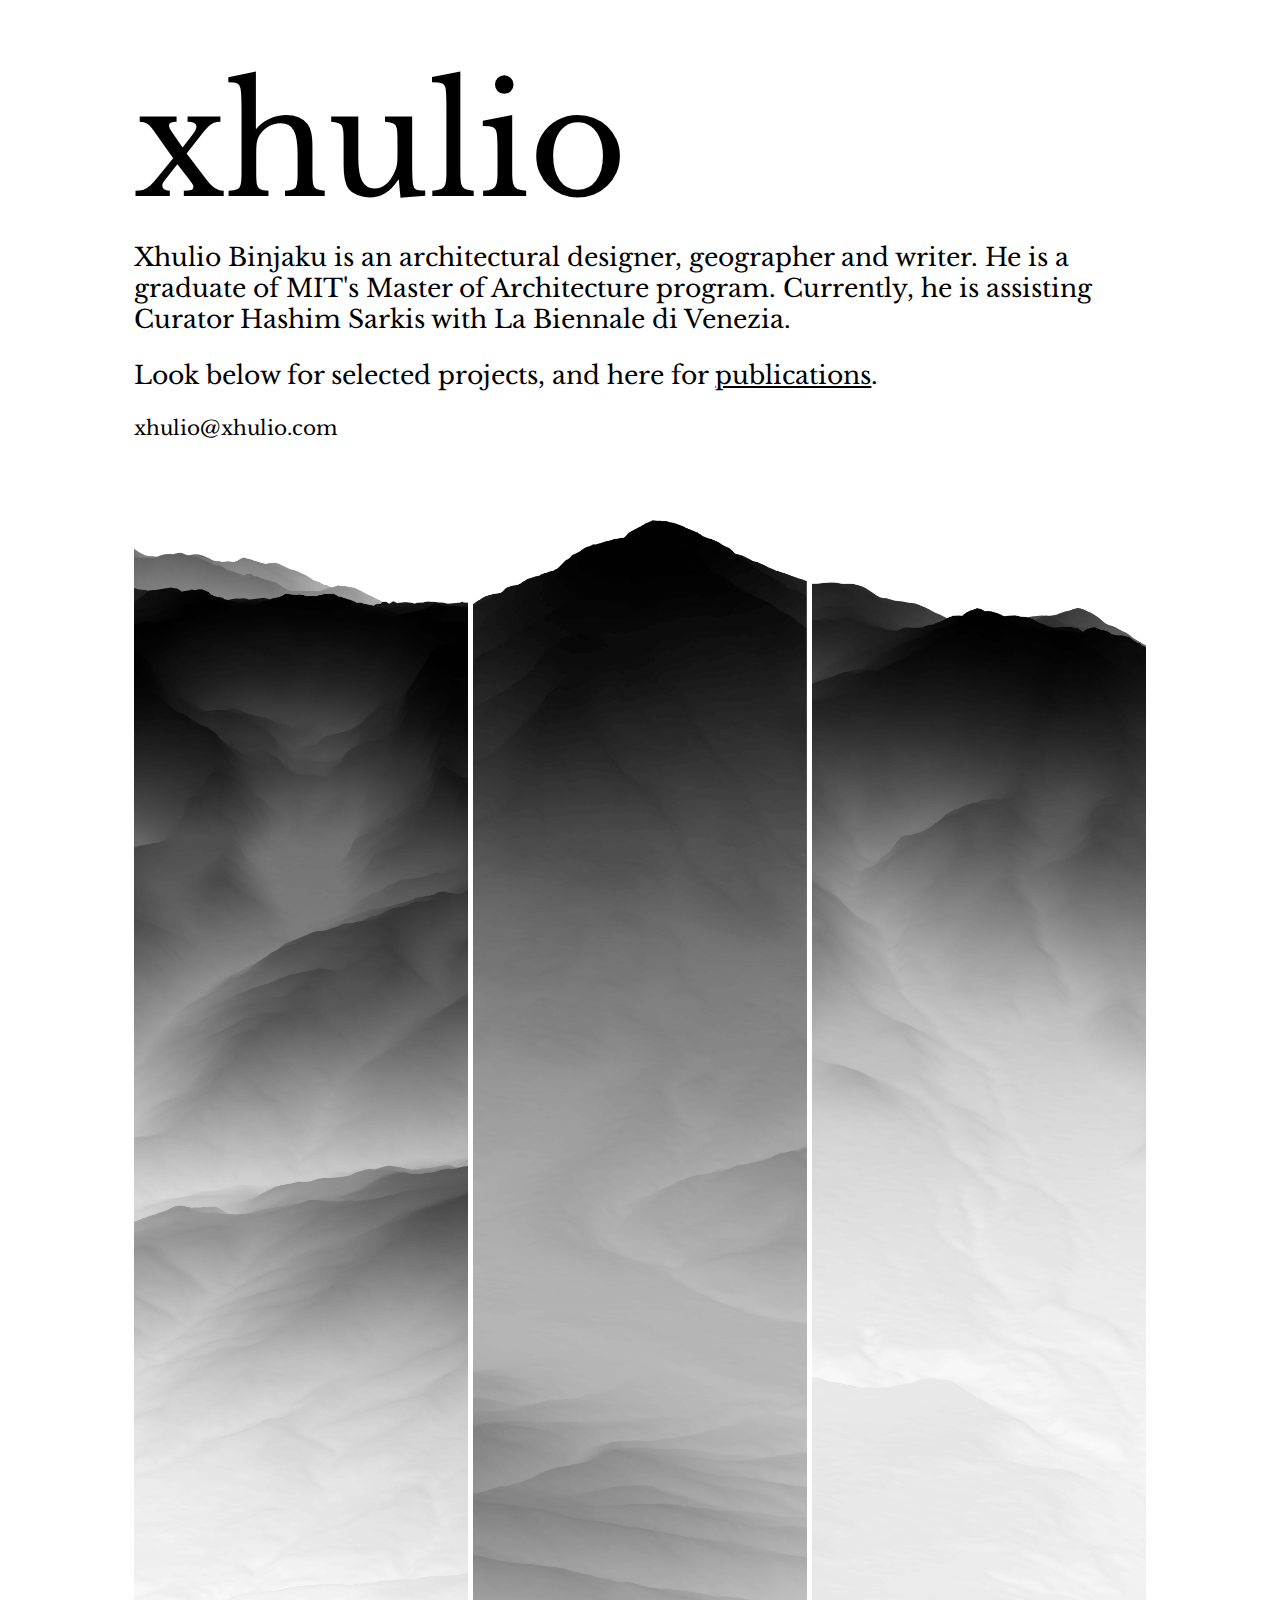
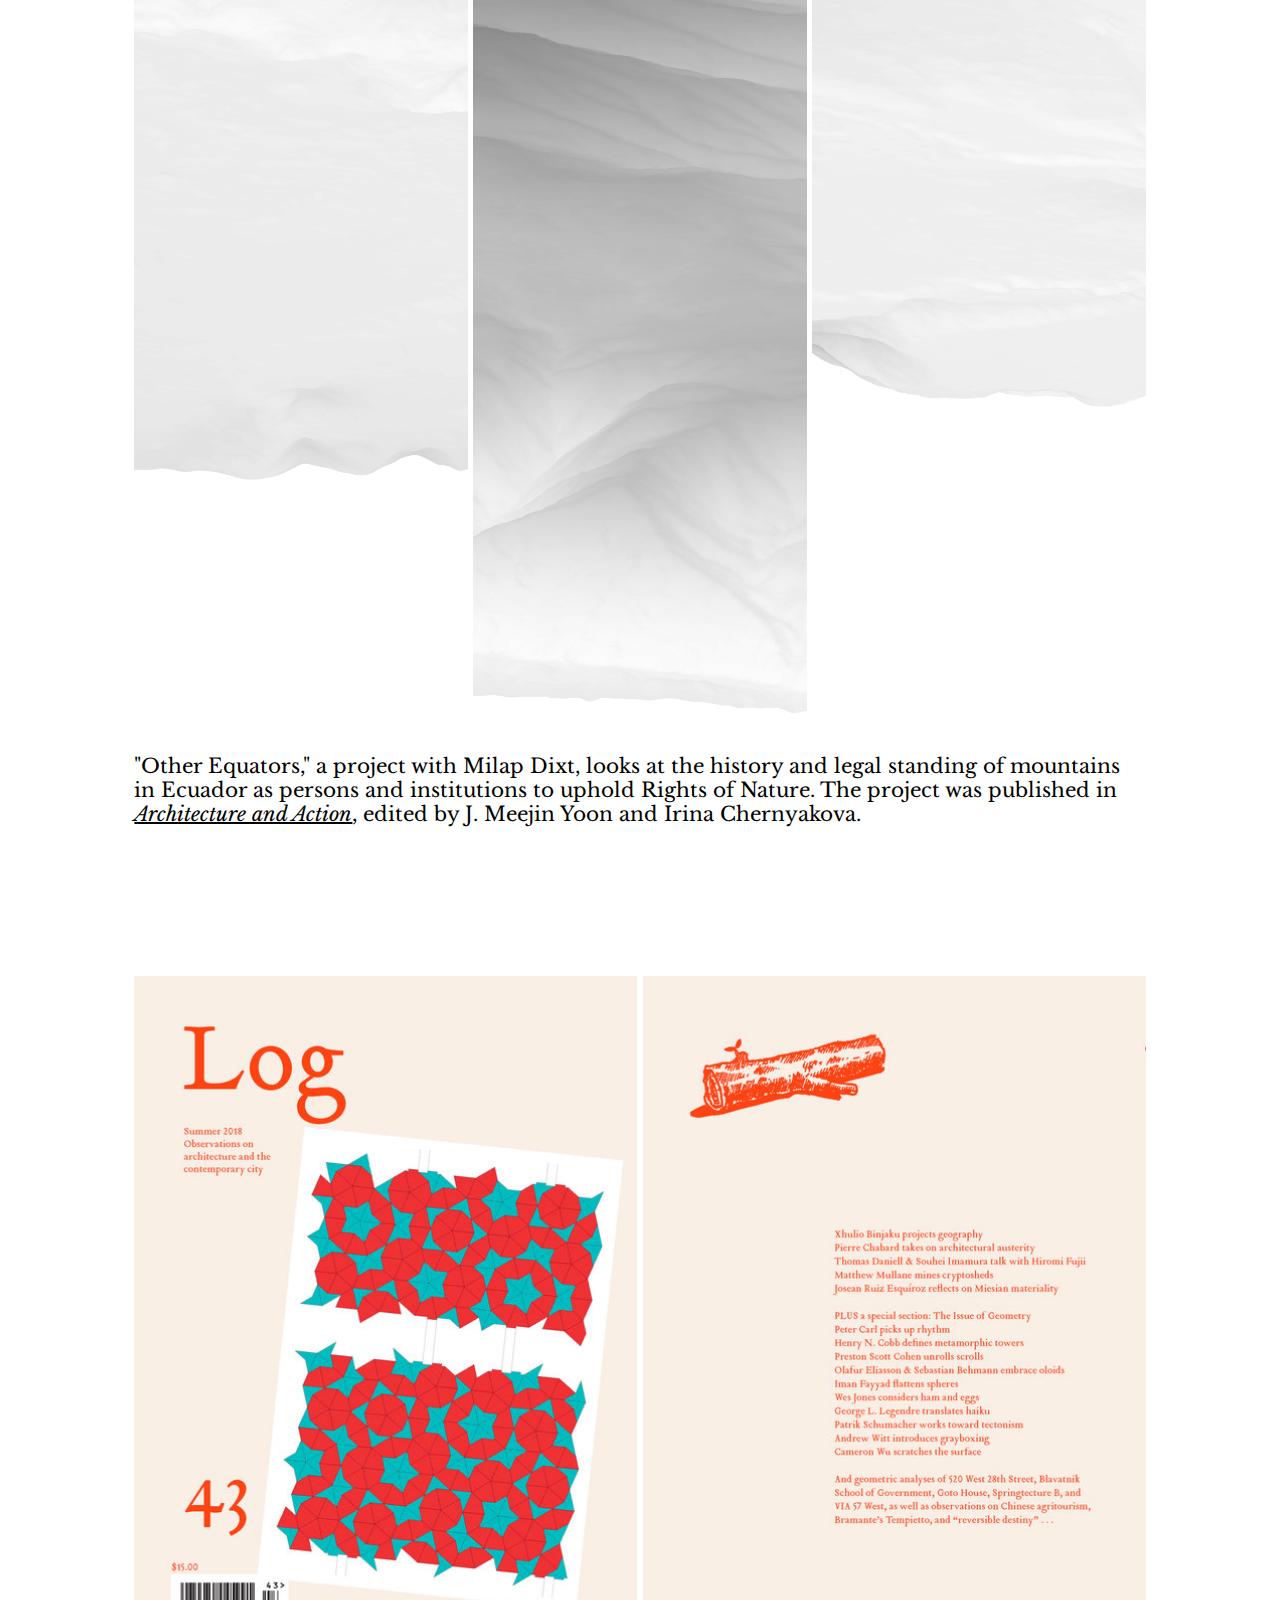
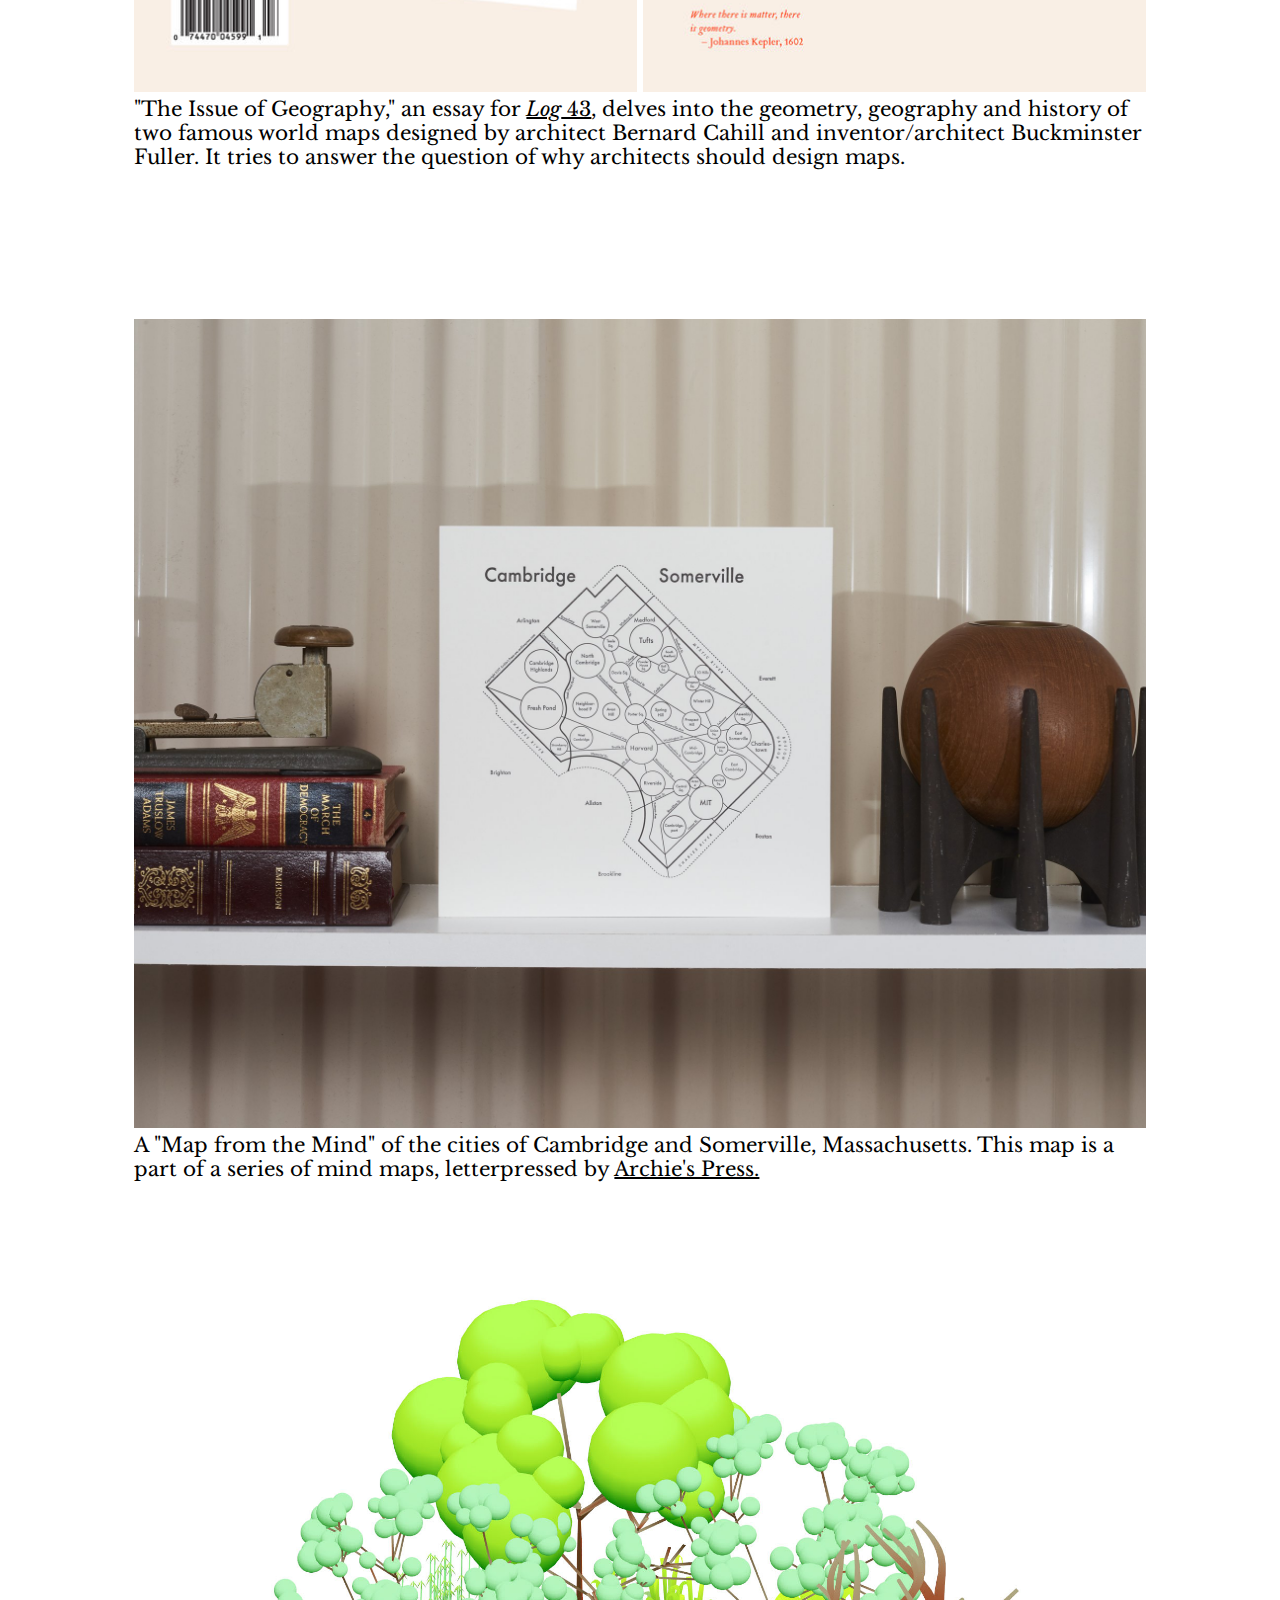
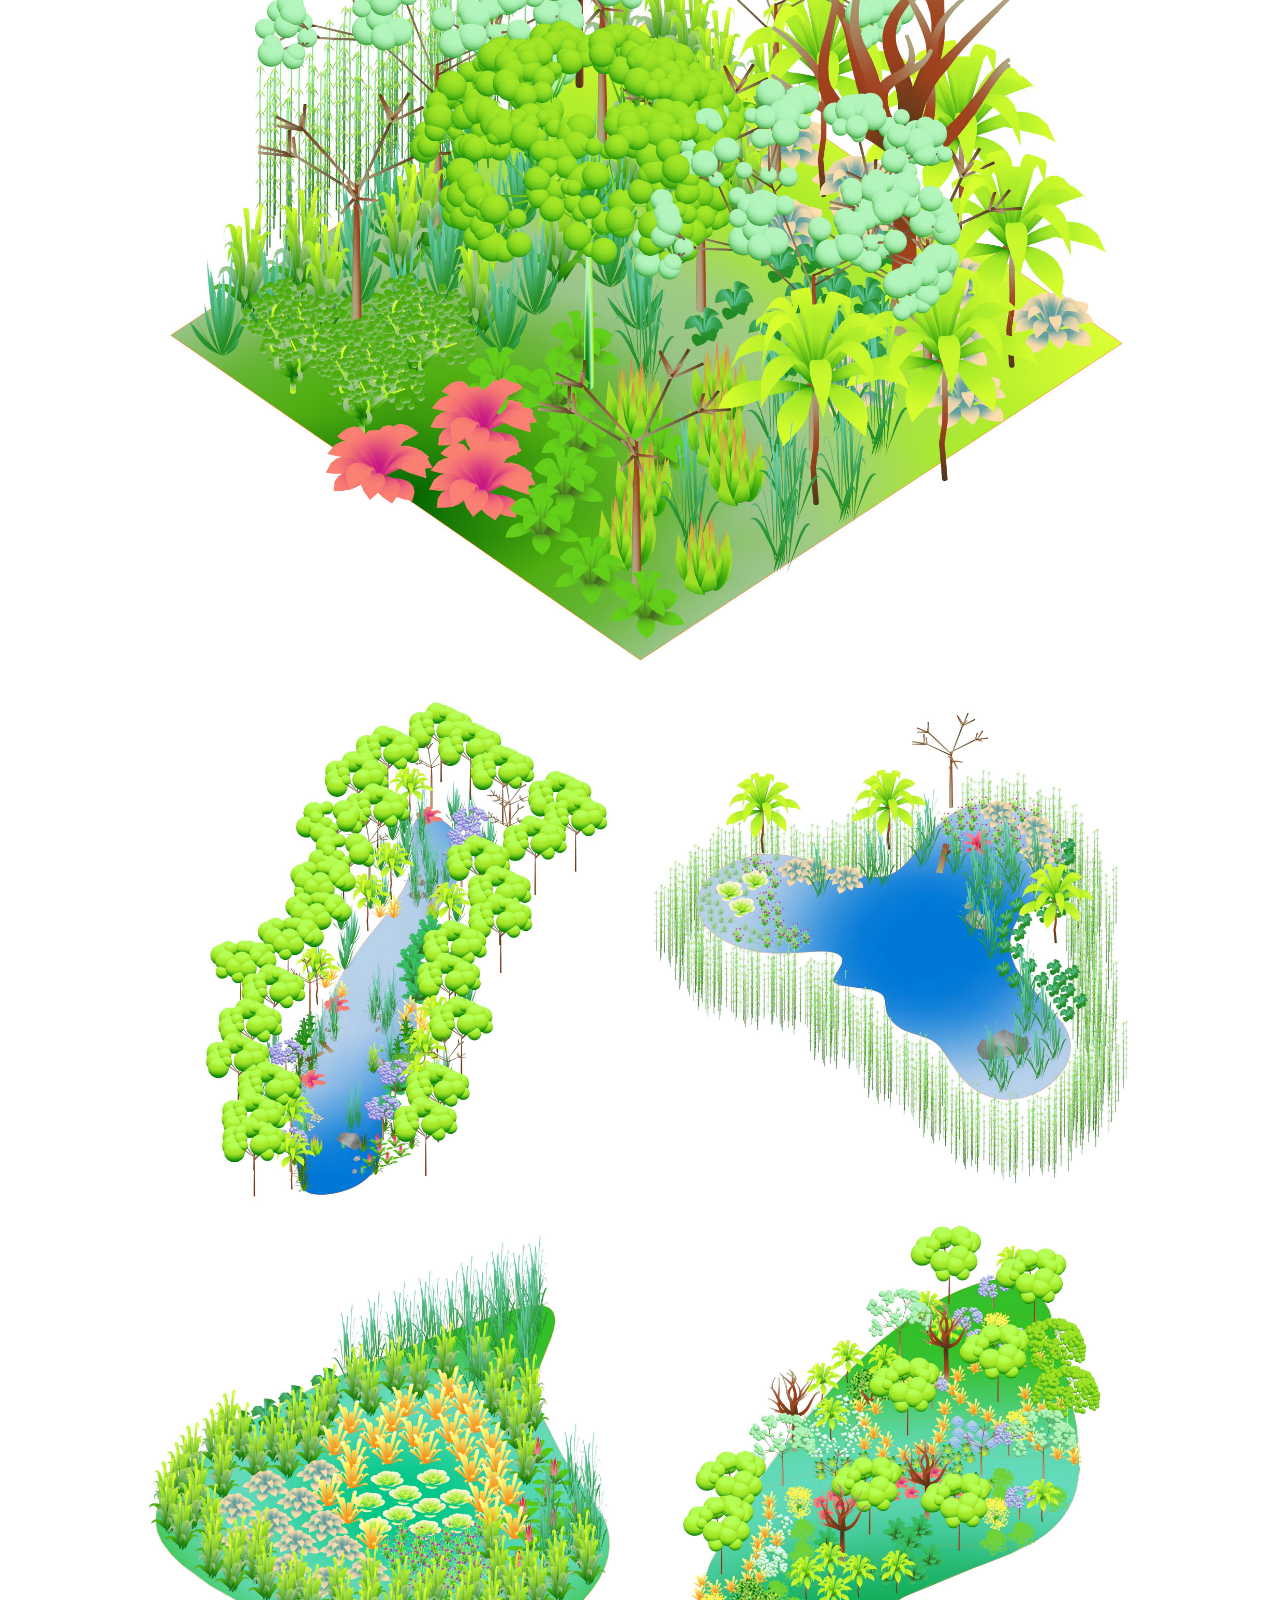
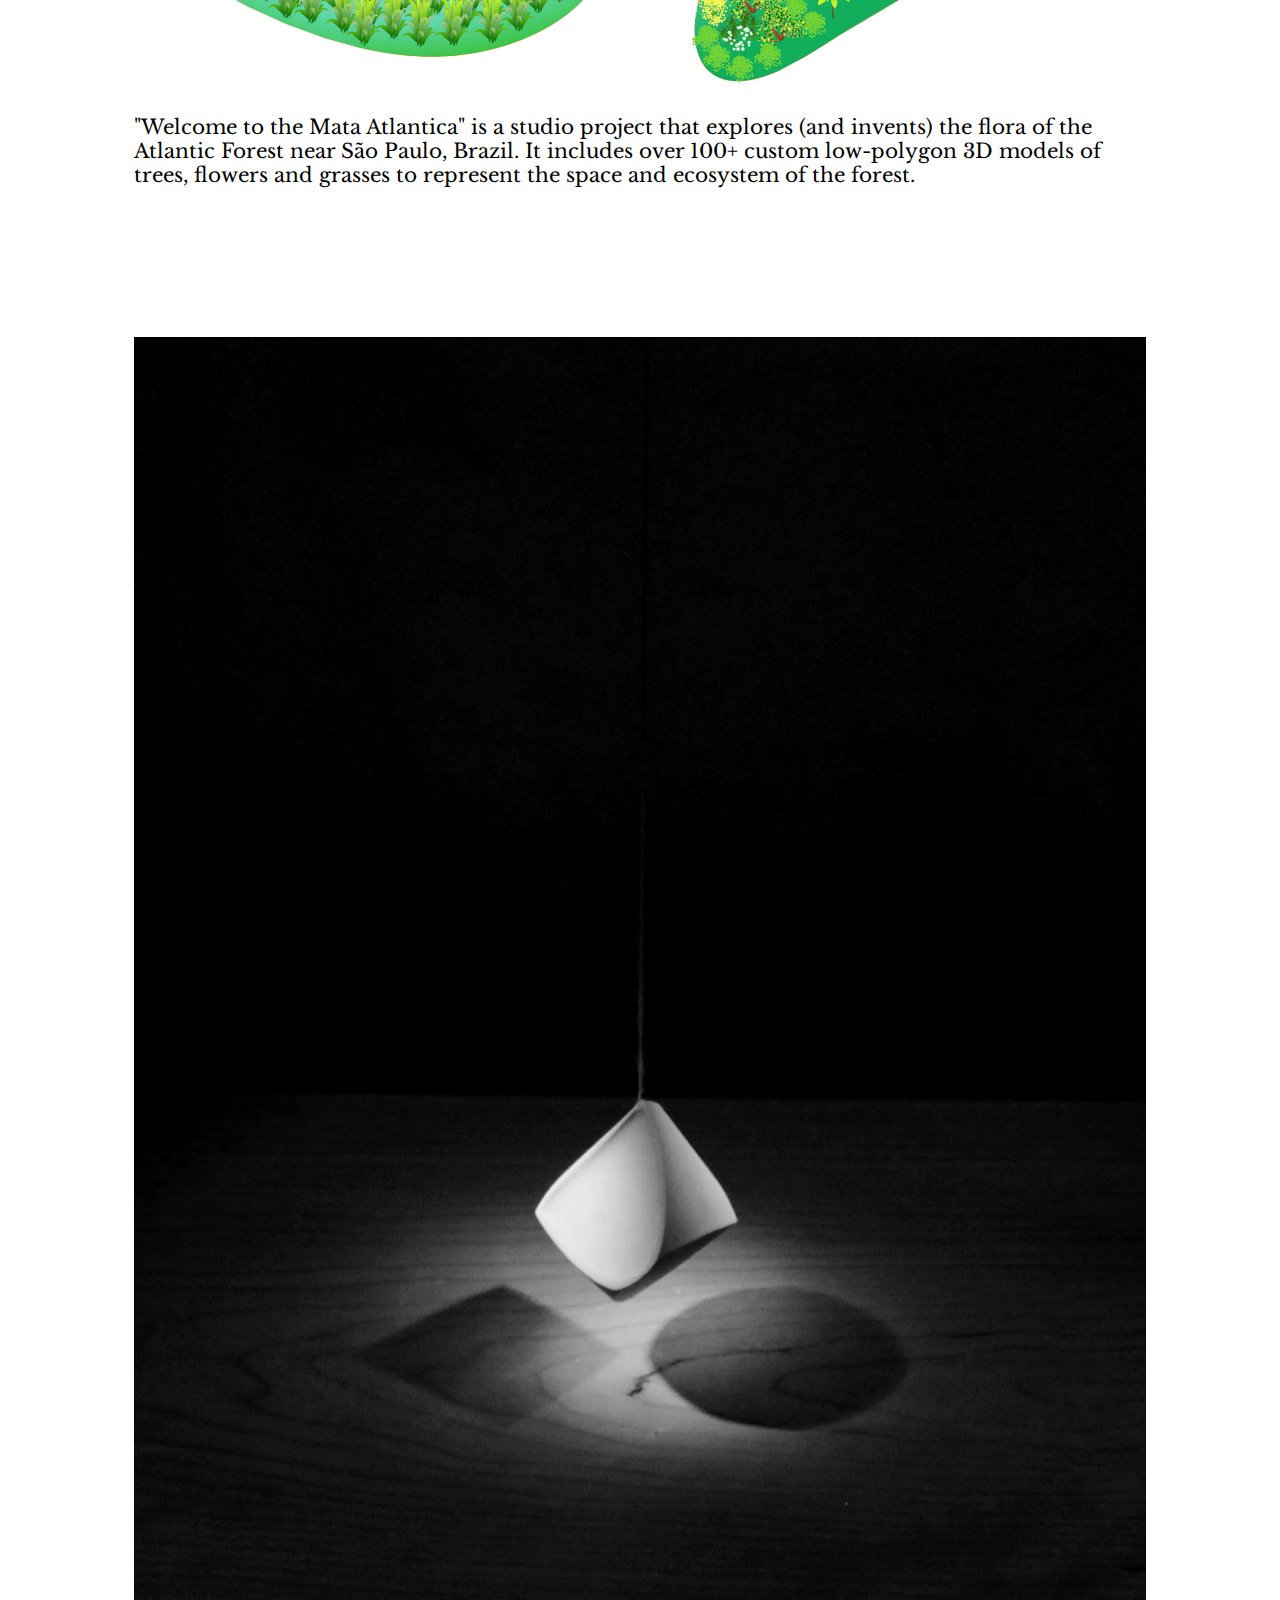
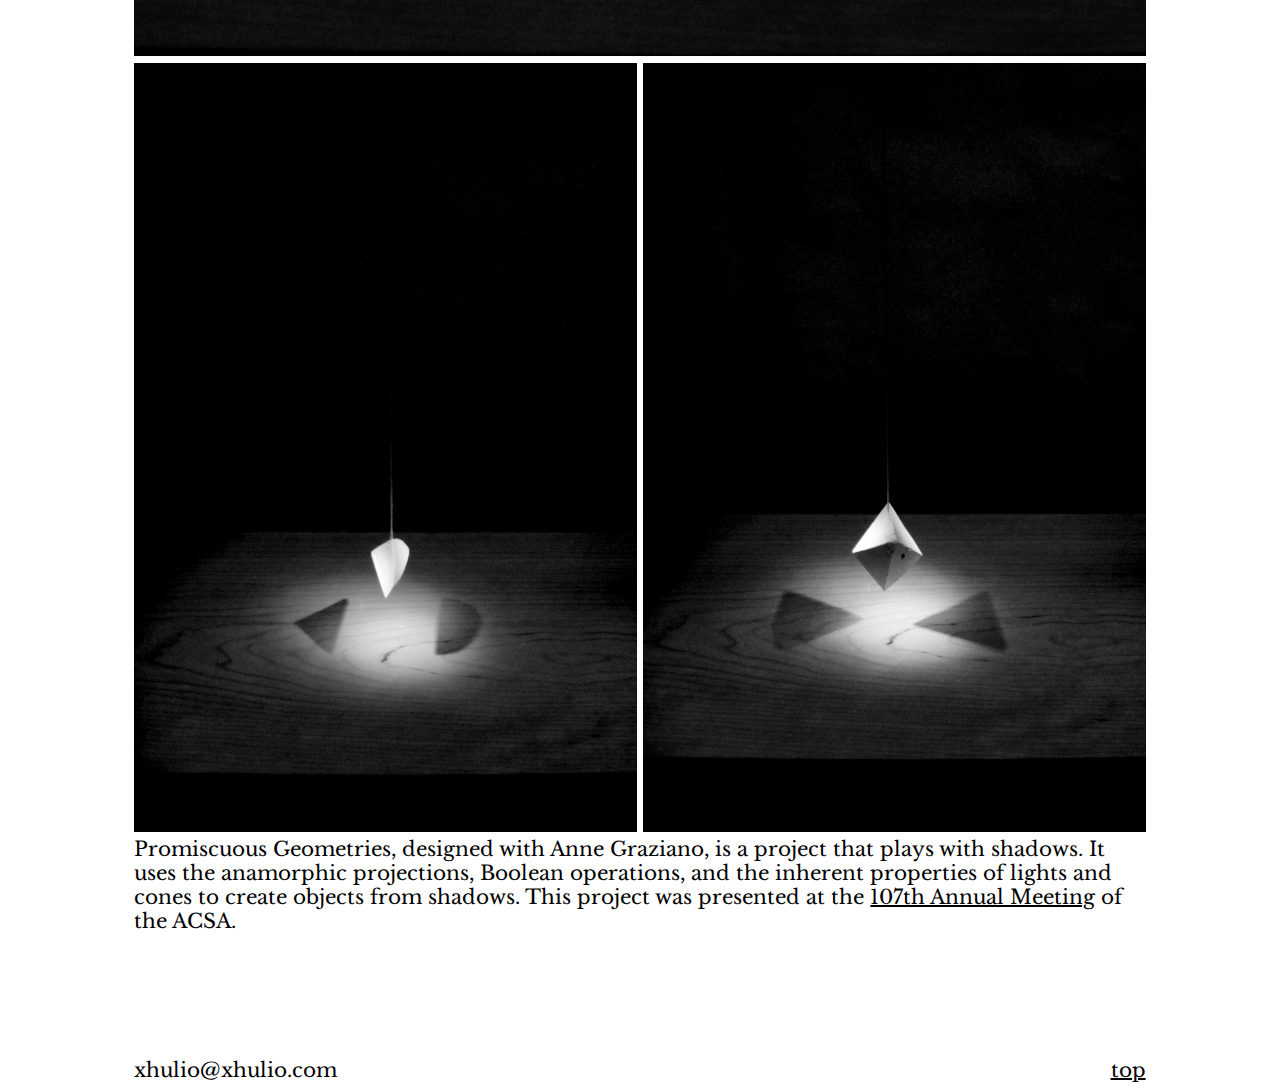
<file: docs/index.html>
<!DOCTYPE html>
<html lang="en">
<!--VERSION 2.0-->
<!--VERSION 2.0-->
<!--VERSION 2.0-->
<!--VERSION 2.0-->
<!--VERSION 2.0-->
<!--POINTS TO style.css-->

<!--IMAGE SIZING:
	Generally, 1700 equates to full width of screen w/o
	siderails Other sizes are probably possible, Generally
	need to trim images to keep 1700 width
	Forex: a landscape 1700 width with more height should
	be fine, as long as you trim the image, rather than shrinking
	Likewise, fourplex should stay with 400x400 trimsize ratio, but
	you could try 600x or 800x, see what the results are

	dyptic: 1700x2500px
	vertTriptych: 500x1500px
	2x2fourplex: 800x800px
	2x Landscape: 1700x800px
	3x Landscape: 1700x400px
-->

	<head>
  	<meta charset="utf-8">
		<meta name="description" content="Website for Xhulio Binjaku">
	  <meta name="keywords" content="HTML, CSS, Architecture, Images">
	  <meta name="author" content="XB">
		<title>xhulio</title>
		<!-- external CSS link -->
		<link href="https://fonts.googleapis.com/css?family=Libre+Baskerville"  rel="stylesheet">
		<link rel="icon" href="favicon.ico" type="image/x-icon" />
		<link rel="stylesheet" href="css/style.css">
	</head>

	<body>
		<a name="top"></a>
		<div id="container">
			<main>
<!-- xhulio title at top of page -->
				<div class="title__container">
					<span>xhulio</span>
<!-- xhulio introductory text -->
					<div class="toppagetext">
						Xhulio Binjaku is an architectural designer, geographer and writer.
						He is a graduate of MIT's Master of Architecture program.
						Currently, he is assisting Curator Hashim Sarkis with La Biennale di Venezia.

						<p>Look below for selected projects, and here for <a href="http://www.xhulio.com/writing" target="_blank">publications</a>.</p>
					</div>
					<div class="emailstyle">xhulio@xhulio.com</div>
				</div>
<!-- DisplayBlock-THREE-ThreeImage Left-Ctr-Right Triptych -->
				<div class="displaycontainer">
					<div class="diptych__flex">

						<!-- Left side Tripiptych -->
						<img class="triptych__thrice" src="./images/Thesis_ElAltar4.jpg">
						<!-- Center Diptych -->
						<img class="triptych__thrice" src="./images/Thesis_Chimborazo4.jpg">
						<!-- Right Diptych -->
						<img class="triptych__thrice" src="./images/Thesis_Cotacachi4.jpg">

					</div>
					<div class="pagetext">
						"Other Equators," a project with Milap Dixt, looks at the history and legal standing of mountains in Ecuador as persons and institutions to uphold Rights of Nature.
						The project was published in <a href="https://mitpress.mit.edu/books/architecture-and-action/" target="_blank"><i>Architecture and Action</i></a>, edited by J. Meejin Yoon and Irina Chernyakova.
					</div>
				</div>
<!-- DisplayBlock-TWO-TwoImage L-R Diptych -->
				<div class="displaycontainer">
					<div class="diptych__flex">
						<!-- Left side Diptych -->
						<img class="diptych__both" src="./images/Log43_f.jpg">
							<!-- Right side Diptych -->
						<img class="diptych__both" src="./images/Log43_b.jpg">
					</div>
					<div class="pagetext">
						"The Issue of Geography," an essay for
						<a href="https://www.anycorp.com/store/log43?category=Log" target="_blank"><i>Log</i> 43</a>,
						delves into the geometry, geography and history of two famous world maps designed by architect
						Bernard Cahill and inventor/architect Buckminster Fuller.
						It tries to answer the question of why architects should design maps.
					</div>
				</div>
<!-- DisplayBlock-ONE-Single Large Image -->
				<div class="displaycontainer4">
					<div>
						<img src="./images/cambridgesomerville2.jpg">
					</div>
				</div>
				<div class="pagetext3">
					A "Map from the Mind" of the cities of Cambridge and Somerville, Massachusetts. This map is a part of a series of mind maps, letterpressed by
					<a href="https://archiespress.com/collections/cities/products/cambridge-somerville" target="_blank">Archie's Press.</a>
				</div>
<!-- DisplayBlock-ONE-Single Large Image -->
				<div class="displaycontainer2">
					<div class="monotych__once2">
						<img src="./images/atlanticforest5.jpg">
					</div>
				</div>
<!-- DisplayBlock-FOUR-Fourplex2x2 -->
				<div class="displaycontainer">
					<div class="fourplex__flex">
						<!-- Top Left -->
						<img class="fourplex__each" src="./images/atlanticforest1.jpg">
						<!-- Top Right -->
						<img class="fourplex__each" src="./images/atlanticforest2.jpg">
						<!-- Bottom Left -->
						<img class="fourplex__each" src="./images/atlanticforest3.jpg">
						<!-- Bottom Right -->
						<img class="fourplex__each" src="./images/atlanticforest4.jpg">
					</div>
					<div class="pagetext">
						"Welcome to the Mata Atlantica" is a studio project that explores (and invents) the flora of the Atlantic Forest near São Paulo, Brazil.
						It includes over 100+ custom low-polygon 3D models of trees, flowers and grasses to represent the space and ecosystem of the forest.
					</div>
				</div>
<!-- DisplayBlock-ONE-Single Large Image -->
				<div class="displaycontainer2">
					<div class="monotych__once">
						<img src="./images/A2-small.jpg">
					</div>
				</div>
<!-- DisplayBlock-TWO-TwoImage L-R Diptych -->
				<div class="displaycontainer">
					<div class="diptych__flex">
						<!-- Left side Diptych -->
						<img class="diptych__both" src="./images/newB2.jpg">
							<!-- Right side Diptych -->
						<img class="diptych__both" src="./images/newD6.jpg">
					</div>
					<div class="pagetext">
						Promiscuous Geometries, designed with Anne Graziano, is a project that plays with shadows.
						It uses the anamorphic projections, Boolean operations, and the inherent properties of lights and cones to create objects from shadows.
						This project was presented at the <a href="http://www.acsa-arch.org/programs-events/conferences/annual-meeting/107th-annual-meeting/" target="_blank"> 107th Annual Meeting</a>
						of the ACSA.
					</div>
				</div>

<!-- DisplayBlock-ONE-Single Large Image
				<div class="displaycontainer3">
					<div>
						<img src="./images/southgsd.jpg">
					</div>
				</div>
				<div class="pagetext3">
						In Fall 2018 at the Harvard Graduate School of Design I presented a lecture about recent architecture competitions in Albania,
						highlighting their misrepresentation and misappropriation of the country's culture and post-communist history.
				</div>
			-->
<!--Footers and bottom-->
				<div class="footertext__flex">
					<span class="footertext">xhulio@xhulio.com</span>
					<a class="footertext" href="#top">top</span>
				</div>
			</main>
		</div>
<!-- #container -->
	</body>

</html>
</file>
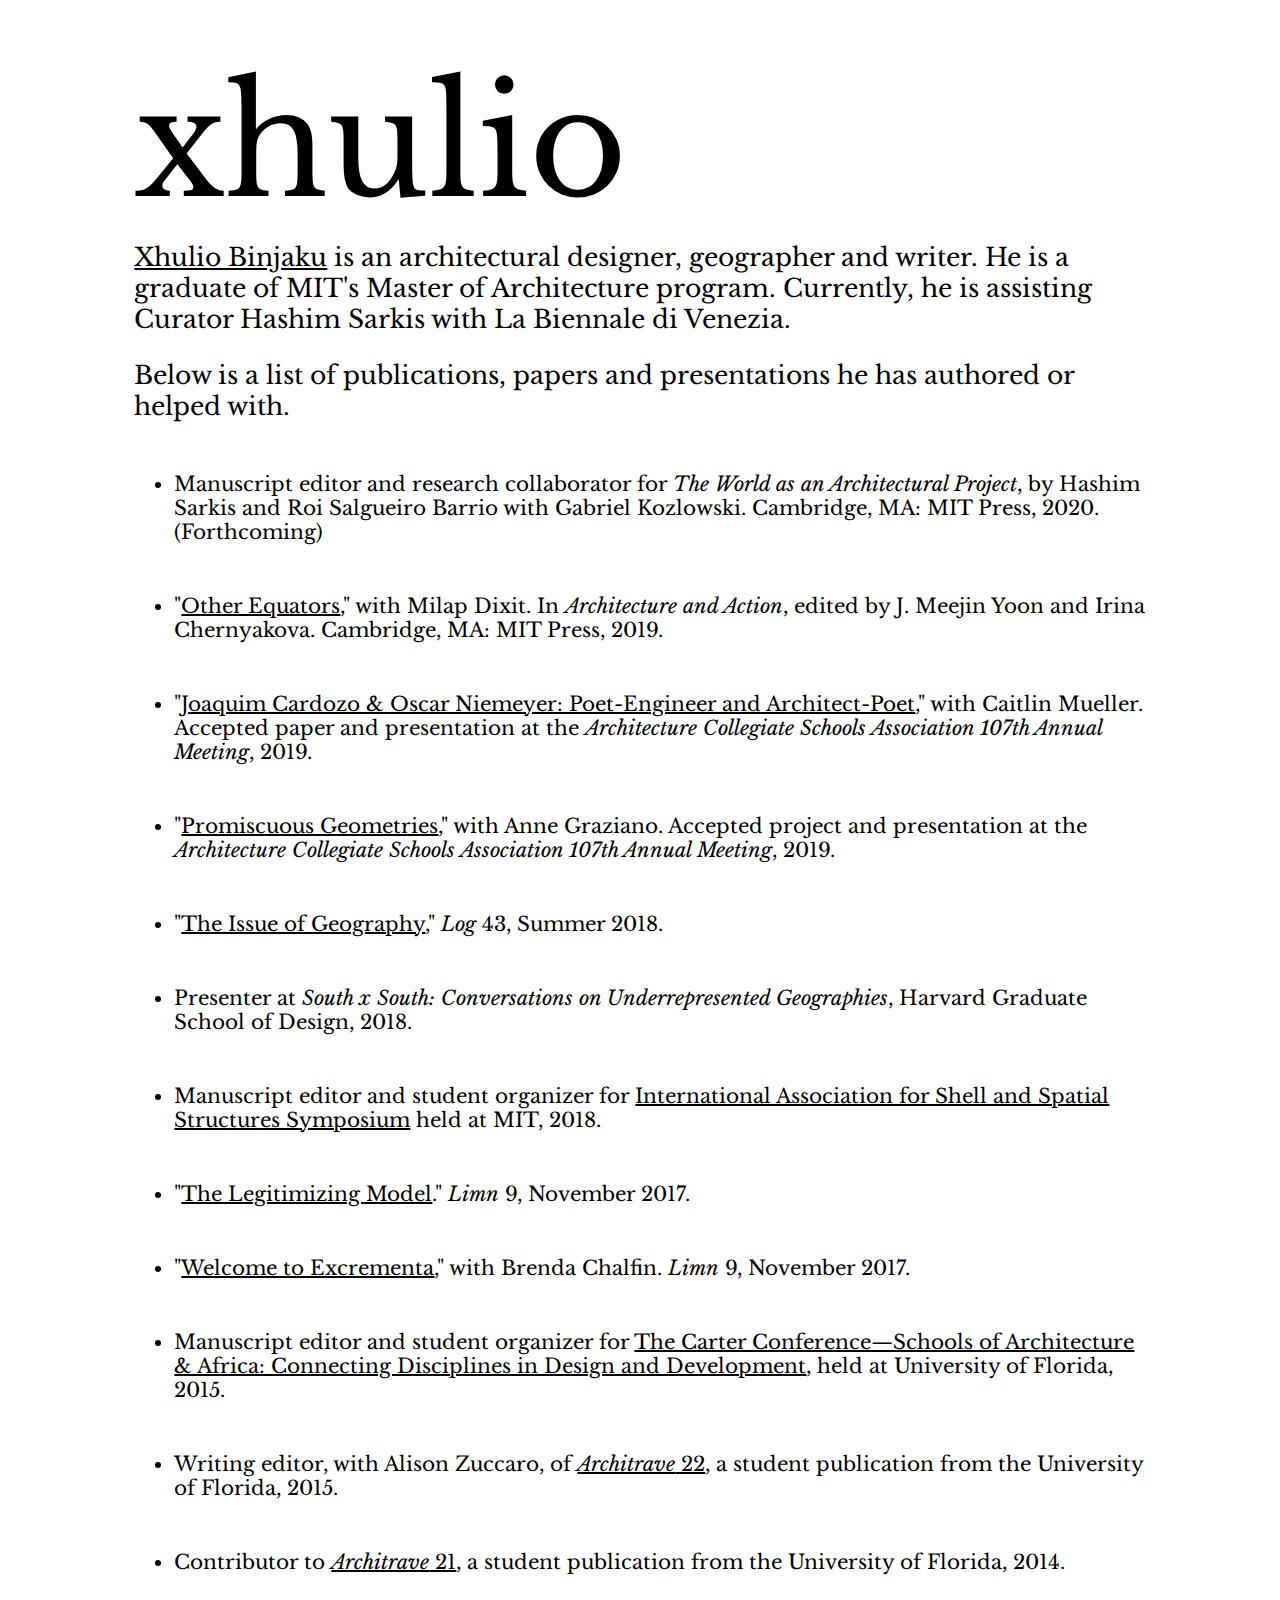
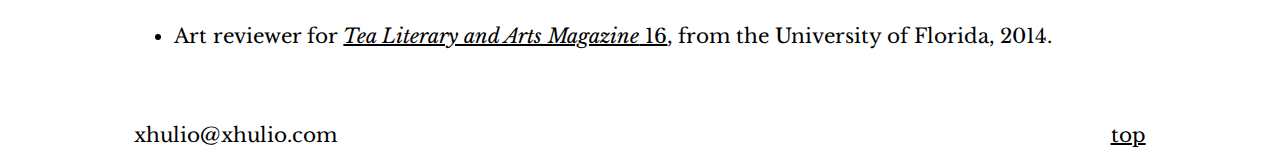
<file: docs/writing.html>
<!DOCTYPE html>
<html lang="en">
<!--VERSION 2.0-->
<!--VERSION 2.0-->
<!--VERSION 2.0-->
<!--VERSION 2.0-->
<!--VERSION 2.0-->
<!--POINTS TO style.css-->

<!--IMAGE SIZING:
	Generally, 1700 equates to full width of screen w/o
	siderails Other sizes are probably possible, Generally
	need to trim images to keep 1700 width
	Forex: a landscape 1700 width with more height should
	be fine, as long as you trim the image, rather than shrinking
	Likewise, fourplex should stay with 400x400 trimsize ratio, but
	you could try 600x or 800x, see what the results are

	dyptic: 1700x2500px
	vertTriptych: 500x1500px
	2x2fourplex: 800x800px
	2x Landscape: 1700x800px
	3x Landscape: 1700x400px
-->

	<head>
  	<meta charset="utf-8">
		<meta name="description" content="Website for Xhulio Binjaku">
	  <meta name="keywords" content="HTML, CSS, Architecture, Images">
	  <meta name="author" content="XB">
		<title>xhulio</title>
		<!-- external CSS link -->
		<link href="https://fonts.googleapis.com/css?family=Libre+Baskerville"  rel="stylesheet">
		<link rel="icon" href="favicon.ico" type="image/x-icon" />
		<link rel="stylesheet" href="css/style.css">
	</head>

	<body>
		<a name="top"></a>
		<div id="container">
			<main>
<!-- xhulio title at top of page -->
				<div class="title__container">
					<span>xhulio</span>
<!-- xhulio introductory text -->
					<div class="toppagetext">
						<a href="http://www.xhulio.com/" target="_blank">Xhulio Binjaku</a> is an architectural designer, geographer and writer.
						He is a graduate of MIT's Master of Architecture program.
						Currently, he is assisting Curator Hashim Sarkis with La Biennale di Venezia.

						<p>Below is a list of publications, papers and presentations he has authored or helped with.</p>
					</div>
				</div>

<!-- Text block-->
				<div class="pagetext2">
					<ul>
						<li>Manuscript editor and research collaborator for <i>The World as an Architectural Project</i>,
						by Hashim Sarkis and Roi Salgueiro Barrio with Gabriel Kozlowski. Cambridge, MA: MIT Press, 2020. (Forthcoming)</li>
					</ul>
				</div>
<!-- Text block-->
				<div class="pagetext2">
					<ul>
						<li>"<a href="https://mitpress.mit.edu/books/architecture-and-action" target="_blank">Other Equators</a>," with Milap Dixit. In <i>Architecture and Action</i>,
						edited by J. Meejin Yoon and Irina Chernyakova. Cambridge, MA: MIT Press, 2019.</li>
					</ul>
				</div>
<!-- Text block-->
<!--				<div class="pagetext2">
					<ul>
						<li><a href="https://www.anycorp.com/store/log43?category=Log" target="_blank">"What are #vibes?"</a> <i>The Architectural Project in the Age of Viral Sharing</i> 1, 2019. (Forthcoming)</li>
					</ul>
				</div> -->
<!-- Text block-->
				<div class="pagetext2">
					<ul>
						<li>"<a href="http://www.acsa-arch.org/programs-events/conferences/annual-meeting/107th-annual-meeting/" target="_blank">Joaquim Cardozo & Oscar Niemeyer: Poet-Engineer and Architect-Poet</a>," with Caitlin Mueller. Accepted paper and presentation at the <i>Architecture Collegiate Schools Association 107th Annual Meeting</i>, 2019.</li>
					</ul>
				</div>
<!-- Text block-->
				<div class="pagetext2">
					<ul>
						<li>"<a href="http://www.acsa-arch.org/programs-events/conferences/annual-meeting/107th-annual-meeting/" target="_blank">Promiscuous Geometries</a>," with Anne Graziano. Accepted project and presentation at the <i>Architecture Collegiate Schools Association 107th Annual Meeting</i>, 2019.</li>
					</ul>
				</div>
<!-- Text block-->
				<div class="pagetext2">
					<ul>
						<li>"<a href="https://www.anycorp.com/store/log43?category=Log" target="_blank">The Issue of Geography</a>," <i>Log</i> 43, Summer 2018.</li>
					</ul>
				</div>
<!-- Text block-->
				<div class="pagetext2">
					<ul>
						<li>Presenter at <i>South x South: Conversations on Underrepresented Geographies</i>, Harvard Graduate School of Design, 2018.</li>
					</ul>
				</div>
<!-- Text block-->
				<div class="pagetext2">
					<ul>
						<li>Manuscript editor and student organizer for <a href="https://architecture.mit.edu/building-technology/lecture/creativity-structural-design-international-association-shell-and-spatial" target="_blank">International Association for Shell and Spatial Structures Symposium</a> held at MIT, 2018.</li>
					</ul>
				</div>
<!-- Text block-->
				<div class="pagetext2">
					<ul>
						<li>"<a href="https://limn.it/articles/excrementa-ii-the-legitimizing-model/" target="_blank">The Legitimizing Model</a>." <i>Limn</i> 9, November 2017.</li>
					</ul>
				</div>
<!-- Text block-->
				<div class="pagetext2">
					<ul>
						<li>"<a href="https://limn.it/articles/excrementa-i-welcome-to-excrementa/" target="_blank">Welcome to Excrementa</a>," with Brenda Chalfin. <i>Limn</i> 9, November 2017.</li>
					</ul>
				</div>
<!-- Text block-->
				<div class="pagetext2">
					<ul>
						<li>Manuscript editor and student organizer for <a href="https://africa.ufl.edu/newsandevents/carter-conference/" target="_blank">The Carter Conference—Schools of Architecture & Africa: Connecting Disciplines in Design and Development</a>, held at University of Florida, 2015.</li>
					</ul>
				</div>
<!-- Text block-->
				<div class="pagetext2">
					<ul>
						<li>Writing editor, with Alison Zuccaro, of <a href="https://issuu.com/architrave/docs/architrave_22_issuu_250" target="_blank"><i>Architrave</i> 22</a>, a student publication from the University of Florida, 2015.</li>
					</ul>
				</div>
<!-- Text block-->
				<div class="pagetext2">
					<ul>
						<li>Contributor to <a href="https://issuu.com/architrave/docs/architrave_21_issuu150dpi" target="_blank"><i>Architrave</i> 21</a>, a student publication from the University of Florida, 2014.</li>
					</ul>
				</div>
<!-- Text block-->
				<div class="pagetext2">
					<ul>
						<li>Art reviewer for <a href="https://issuu.com/tealitmag/docs/tea16_issuu" target="_blank"><i>Tea Literary and Arts Magazine</i> 16</a>, from the University of Florida, 2014.</li>
					</ul>
				</div>


<!-- Text block-->


				<div class="footertext__flex">
					<span class="footertext2">xhulio@xhulio.com</span>
					<a class="footertext2" href="#top">top</span>
				</div>
			</main>
		</div>
<!-- #container -->
	</body>

</html>
</file>
<file: docs/css/style.css>
* {
      /*border: 1px solid black;*/
}

/******************************************
/* BASE STYLES
/*******************************************/

body {
     color: #000;
     font-size: 12px;
     line-height: 1.4;
      font-family: "Libre Baskerville", Helvetica, Arial, sans-serif;
}

html {
  overflow-y: scroll;
  scroll-behavior: smooth;
}
/******************************************
/* LAYOUT
/*******************************************/

/* Center the container */
#container {
	width: 80%;
	margin: auto;
}

/******************************************
/* ADDITIONAL STYLES
/*******************************************/

img {
  max-width: 100%;
  max-height: 100%;
}

a {
  text-decoration: underline;
  color: #000000;
}

/* Each state */

a:visited { text-decoration: none; }
a:hover { text-decoration: none; }
a:focus { text-decoration: none;}
a:hover, a:active {
  text-decoration: none;
  color: #4C554C;
}

.title__container {
  height: auto;
  margin-top: 50px;
  font: 150px Libre Baskerville;
  font-kerning: normal;
  /* letter-spacing: -10px; --
  --font kernaling works but very minute for Baskerville fonts
  --letter spacing here effects .toppagetext below name*/
  margin-bottom: 50px;
}

.emailstyle {
  font: 20px Libre Baskerville;
  margin-top: 20px;
}

.pagetext {
  width: 100%;
  margin-top: 5px;
  margin-left: inherit;
  font-kerning: normal;
  font: 20px Libre Baskerville;
}

.pagetext3 {
  width: 100%;
  margin-top: -200px;
  margin-bottom: 100px;
  margin-left: inherit;
  font-kerning: normal;
  font: 20px Libre Baskerville;
}

.pagetext2 {
  width: 100%;
  margin-bottom: 50px;
  margin-left: inherit;
  font-kerning: normal;
  font: 20px Libre Baskerville;
}

.toppagetext {
  width: 100%;
  margin-top: 5px;
  font-kerning: normal;
  font: 25px Libre Baskerville;
}

.displaycontainer {
  display: block;
  max-width: 100%;
  height: auto;
  margin-bottom: 150px;
}

.displaycontainer2 {
  display: block;
  margin-left: auto;
  margin-right: auto;
  width: 100%;
  height: auto;
  margin-bottom: 2px;
}

.displaycontainer3 {
  display: block;
  margin-left: auto;
  margin-right: auto;
  width: 50%;
  height: auto;
  margin-bottom: 200px;
}

.displaycontainer4 {
  display: block;
  max-width: 100%;
  height: auto;
  margin-bottom: 200px;
}

.diptych__flex {
  display: flex;
  flex-direction: row;
  justify-content: space-between;
}

.monotych__once {
  width: 100%;
  height: 100%;
}

.monotych__once2 {
  width: 100%;
  height: 100%;
  margin-bottom: -5px;
}

.diptych__both {
  width: 49.75%;
  height: 100%;
}

.triptych__thrice {
  width: 33%;
  height: 100%;
}

.fourplex__flex {
  display: flex;
  flex-flow: row wrap;
  justify-content: space-between;
}

.fourplex__each {
  height: 49.75%;
  width: 49.75%;
  margin-top: 5px;
}

.landscape__flex {
  display: flex;
  flex-direction: column;
}

.landscape__each {
  width: 100%;
  margin-top: 5px;
}

.footertext__flex {
  display: flex;
  justify-content: space-between;
}

.footertext {
  font: 20px Libre Baskerville;
  margin-top: -25px;
}

.footertext2 {
  font: 20px Libre Baskerville;
  margin-top: 25px;
}
</file>
